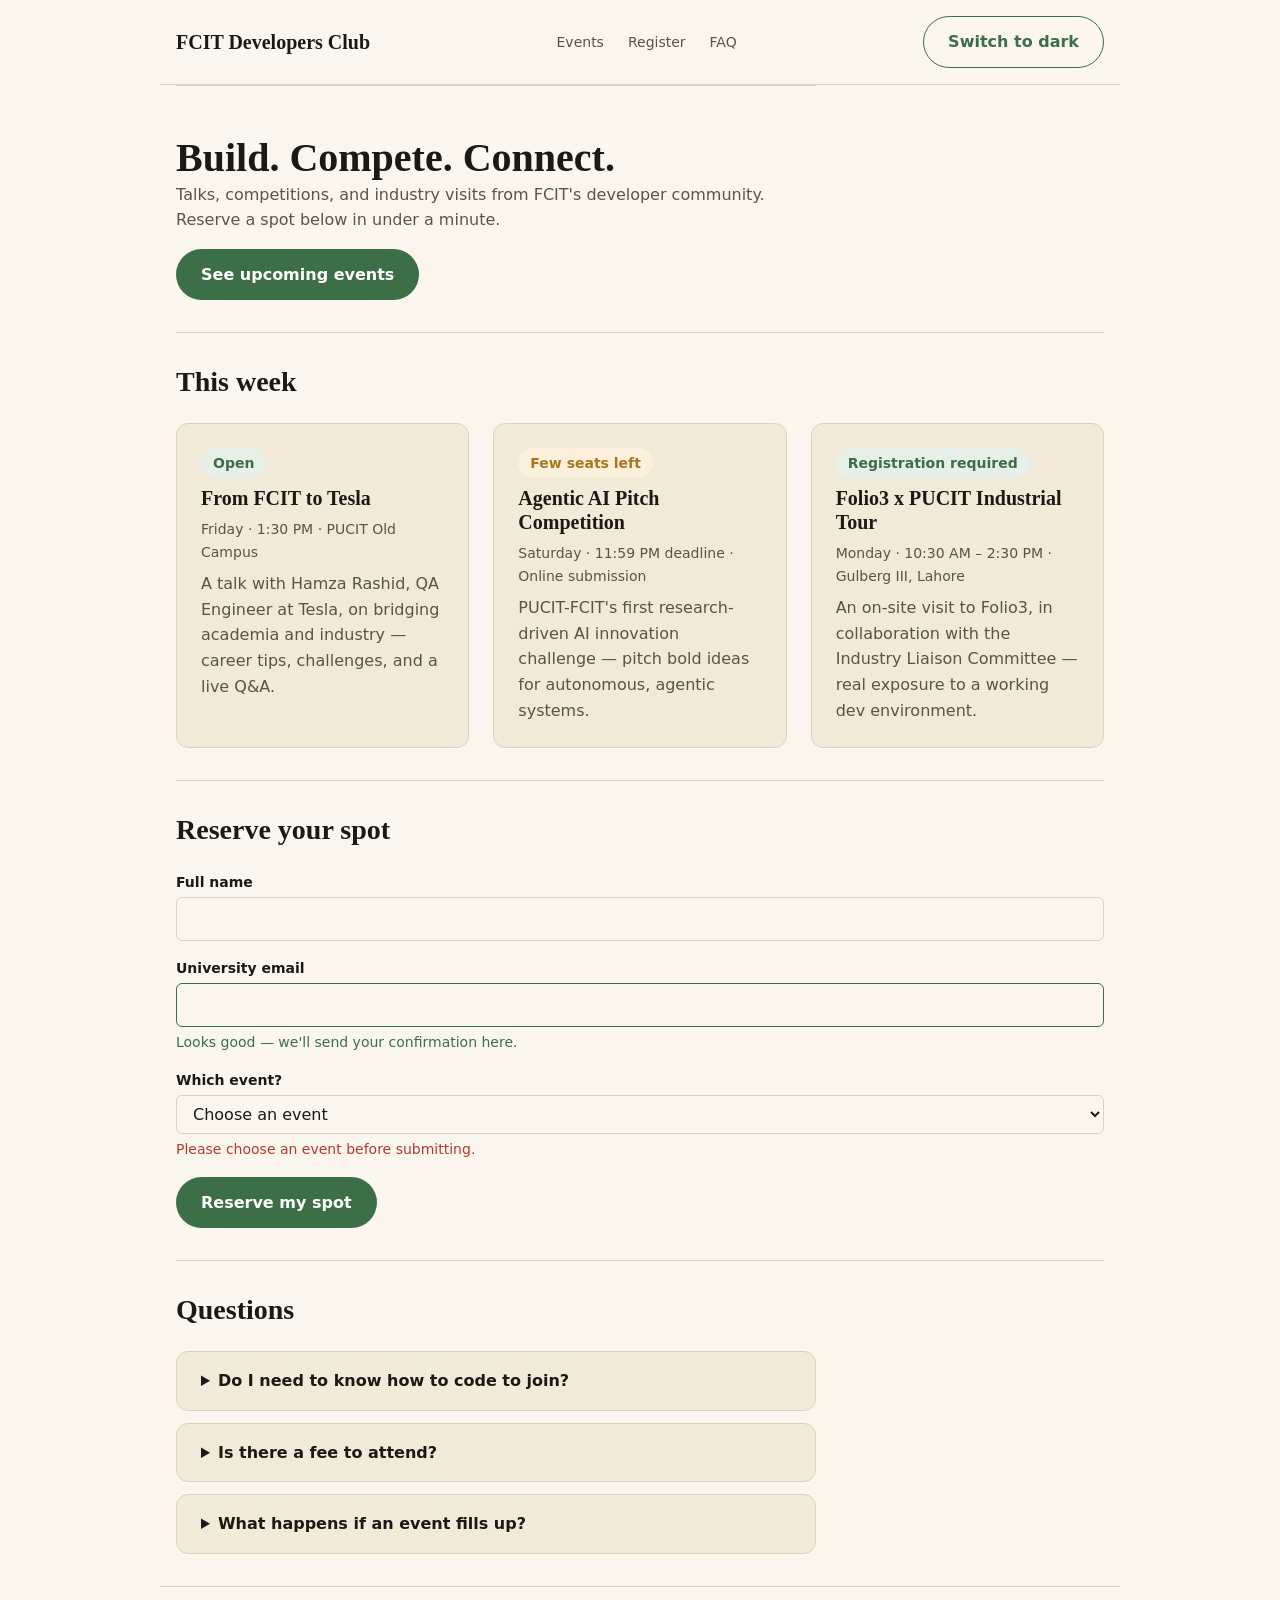
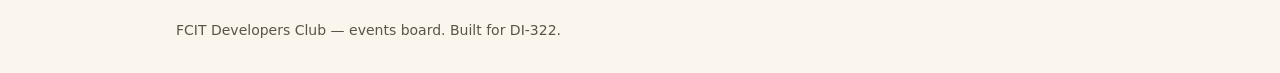
<file: index.html>
<!doctype html>
<html lang="en">
<head>
  <meta charset="utf-8">
  <title>FCIT Developers Club — Events</title>
  <meta name="viewport" content="width=device-width, initial-scale=1">

  <link rel="stylesheet" href="styles/reset.css">
  <link rel="stylesheet" href="design-system/tokens.css">
  <link rel="stylesheet" href="styles/base.css">
  <link rel="stylesheet" href="styles/layout.css">
  <link rel="stylesheet" href="design-system/components.css">
  <link rel="stylesheet" href="styles/page.css">
</head>
<body>

  <header class="site-header page-shell">
    <span class="site-brand">FCIT Developers Club</span>
    <nav class="site-nav" aria-label="Primary">
      <a class="nav-link" href="#events">Events</a>
      <a class="nav-link" href="#register">Register</a>
      <a class="nav-link" href="#faq">FAQ</a>
    </nav>
    <button id="theme-toggle" class="button button--secondary" type="button">Switch to dark</button>
  </header>

  <main class="page-shell">

    <section class="hero" aria-labelledby="hero-title">
      <h1 id="hero-title">Build. Compete. Connect.</h1>
      <p>Talks, competitions, and industry visits from FCIT's developer
        community. Reserve a spot below in under a minute.</p>
      <a class="button" href="#events">See upcoming events</a>
    </section>

    <section id="events" aria-labelledby="events-title">
      <h2 id="events-title" class="section-heading">This week</h2>
      <div class="card-list">

        <article class="card">
          <span class="badge" data-status="open">Open</span>
          <h3>From FCIT to Tesla</h3>
          <p class="card__meta">Friday · 1:30 PM · PUCIT Old Campus</p>
          <p>A talk with Hamza Rashid, QA Engineer at Tesla, on bridging
            academia and industry — career tips, challenges, and a live Q&amp;A.</p>
        </article>

        <article class="card">
          <span class="badge" data-status="limited">Few seats left</span>
          <h3>Agentic AI Pitch Competition</h3>
          <p class="card__meta">Saturday · 11:59 PM deadline · Online submission</p>
          <p>PUCIT-FCIT's first research-driven AI innovation challenge — pitch
            bold ideas for autonomous, agentic systems.</p>
        </article>

        <article class="card">
          <span class="badge" data-status="open">Registration required</span>
          <h3>Folio3 x PUCIT Industrial Tour</h3>
          <p class="card__meta">Monday · 10:30 AM – 2:30 PM · Gulberg III, Lahore</p>
          <p>An on-site visit to Folio3, in collaboration with the Industry
            Liaison Committee — real exposure to a working dev environment.</p>
        </article>

      </div>
    </section>

    <section id="register" aria-labelledby="register-title">
      <h2 id="register-title" class="section-heading">Reserve your spot</h2>
      <form novalidate>

        <div class="field">
          <label for="full-name">Full name</label>
          <input id="full-name" name="full-name" type="text" required>
        </div>

        <div class="field" data-state="success">
          <label for="email">University email</label>
          <input id="email" name="email" type="email" required>
          <span class="field__hint">Looks good — we'll send your confirmation here.</span>
        </div>

        <div class="field" data-state="error">
          <label for="event-choice">Which event?</label>
          <select id="event-choice" name="event-choice" required>
            <option value="">Choose an event</option>
            <option value="tesla-talk">From FCIT to Tesla</option>
            <option value="ai-pitch">Agentic AI Pitch Competition</option>
            <option value="folio3-tour">Folio3 x PUCIT Industrial Tour</option>
          </select>
          <span class="field__hint">Please choose an event before submitting.</span>
        </div>

        <button class="button" type="submit">Reserve my spot</button>
      </form>
    </section>

    <section id="faq" aria-labelledby="faq-title">
      <h2 id="faq-title" class="section-heading">Questions</h2>
      <div class="faq-list">

        <details class="faq-item">
          <summary>Do I need to know how to code to join?</summary>
          <p>No — talks and tours are open to all FCIT students. Competitions
            are open to beginners and experienced developers alike.</p>
        </details>

        <details class="faq-item">
          <summary>Is there a fee to attend?</summary>
          <p>No, all FCIT Developers Club events are free for FCIT students.</p>
        </details>

        <details class="faq-item">
          <summary>What happens if an event fills up?</summary>
          <p>You'll be added to a waitlist and notified by email if a spot
            opens.</p>
        </details>

      </div>
    </section>

  </main>

  <footer class="site-footer page-shell">
    <p>FCIT Developers Club — events board. Built for DI-322.</p>
  </footer>

  <script src="styles/theme.js"></script>
</body>
</html>
</file>
<file: design-system/tokens.css>
/* ==========================================================================
   tokens.css
   Owns: every named design decision. Components must reference these
   variables (var(--role-name)) and never a raw hex value or px number.
   Three levels, per the Design Systems reading:
     1. Primitives — raw palette values, no meaning attached.
     2. Semantic   — named roles ("what this is used FOR"), consumed by CSS.
     3. Component  — a narrow override for one component, when needed.
   ========================================================================== */

@layer tokens {
  :root {
    color-scheme: light dark; /* tells the browser both schemes are supported */
    --clr-cork-050:  #faf6ee;
    --clr-cork-100:  #f1ead9;
    --clr-cork-800:  #2c2620;
    --clr-cork-900:  #201b16;

    --clr-ink-050:   #f5f1e8;
    --clr-ink-800:   #292521;
    --clr-ink-900:   #1c1915;

    --clr-green-500: #3c6e47;
    --clr-green-300: #7fae86;
    --clr-green-800: #1f3d26;

    --clr-gold-400:  #d9a441;
    --clr-gold-600:  #a9761f;

    --clr-red-500:   #b3392c;
    --clr-red-300:   #e8a89f;

    --clr-focus:     #ffbf1f; /* one fixed, high-contrast focus color in both themes */

    /* ---------- Spacing (a small numeric scale, not arbitrary px) ---------- */
    --space-1: .25rem;
    --space-2: .5rem;
    --space-3: .75rem;
    --space-4: 1rem;
    --space-6: 1.5rem;
    --space-8: 2rem;
    --space-12: 3rem;

    /* ---------- Radius ---------- */
    --radius-sm: .375rem;
    --radius-md: .75rem;
    --radius-pill: 999px;

    /* ---------- Type scale ---------- */
    --font-display: "Fraunces", Georgia, serif;
    --font-body: "Inter", system-ui, sans-serif;
    --text-sm: .875rem;
    --text-base: 1rem;
    --text-lg: 1.25rem;
    --text-xl: 1.75rem;
    --text-2xl: 2.5rem;

    /* ---------- 2. SEMANTIC ROLES (light theme = default) ---------- */
    --surface-page: var(--clr-cork-050);
    --surface-card: var(--clr-cork-100);
    --text-primary: var(--clr-ink-900);
    --text-secondary: #5b5347;
    --border-default: #ddd2ba;
    --action: var(--clr-green-500);
    --action-hover: var(--clr-green-800);
    --action-text: #ffffff;
    --focus-ring: var(--clr-focus);
    --success: var(--clr-green-500);
    --success-bg: #e7f0e8;
    --warning: var(--clr-gold-600);
    --warning-bg: #fbf0dc;
    --error: var(--clr-red-500);
    --error-bg: #fbe9e6;
  }

  /* ---------- Dark theme: same roles, new values ---------- */
  [data-theme="dark"] {
    --surface-page: var(--clr-cork-900);
    --surface-card: var(--clr-cork-800);
    --text-primary: var(--clr-ink-050);
    --text-secondary: #c9c0b1;
    --border-default: #443c32;
    --action: var(--clr-green-300);
    --action-hover: #9fc7a4;
    --action-text: var(--clr-ink-900);
    --focus-ring: var(--clr-focus);
    --success: var(--clr-green-300);
    --success-bg: #23361f;
    --warning: var(--clr-gold-400);
    --warning-bg: #3a2e15;
    --error: var(--clr-red-300);
    --error-bg: #3a1f1a;
  }

  /* Respect OS preference only when the user hasn't picked a theme explicitly */
  @media (prefers-color-scheme: dark) {
    :root:not([data-theme]) {
      --surface-page: var(--clr-cork-900);
      --surface-card: var(--clr-cork-800);
      --text-primary: var(--clr-ink-050);
      --text-secondary: #c9c0b1;
      --border-default: #443c32;
      --action: var(--clr-green-300);
      --action-hover: #9fc7a4;
      --action-text: var(--clr-ink-900);
      --success: var(--clr-green-300);
      --success-bg: #23361f;
      --warning: var(--clr-gold-400);
      --warning-bg: #3a2e15;
      --error: var(--clr-red-300);
      --error-bg: #3a1f1a;
    }
  }
}
</file>
<file: styles/base.css>
/* ==========================================================================
   base.css
   Owns: default typography and document-wide look. No layout, no components —
   just "what does plain text/elements look like by default."
   ========================================================================== */

@layer base {
  body {
    background: var(--surface-page);
    color: var(--text-primary);
    font-family: var(--font-body);
    font-size: var(--text-base);
    line-height: 1.6;
    transition: background-color .2s ease, color .2s ease;
  }

  h1, h2, h3 {
    font-family: var(--font-display);
    font-weight: 600;
    line-height: 1.2;
    color: var(--text-primary);
  }

  h1 { font-size: var(--text-2xl); }
  h2 { font-size: var(--text-xl); }
  h3 { font-size: var(--text-lg); }

  p {
    color: var(--text-secondary);
    max-width: 65ch; 
  }

  :focus-visible {
    outline: 3px solid var(--focus-ring);
    outline-offset: 2px;
  }
}
</file>
<file: styles/layout.css>
/* ==========================================================================
   layout.css
   Owns: placement — how regions and groups of elements are arranged.
   Components (in components.css) own their own internal padding/spacing;
   this file owns the space BETWEEN things.
   ========================================================================== */

@layer layout {
  .page-shell {
    max-width: 60rem;
    margin-inline: auto;
    padding-inline: var(--space-4);
  }

  .site-header {
    display: flex;
    align-items: center;
    justify-content: space-between;
    gap: var(--space-4);
    padding-block: var(--space-4);
    border-bottom: 1px solid var(--border-default);
  }

  .site-nav {
    display: flex;
    gap: var(--space-6);
  }

  .hero {
    padding-block: var(--space-12) var(--space-8);
    max-width: 40rem;
  }

  section {
    padding-block: var(--space-8);
    border-top: 1px solid var(--border-default);
  }

  .section-heading {
    margin-bottom: var(--space-6);
  }

  /* The card grid: this wrapper carries no meaning of its own (that's why
     it's a <div> in the HTML, not a semantic element) — it only arranges
     the <article> cards inside it. */
  .card-list {
    display: flex;
    flex-wrap: wrap;
    gap: var(--space-6);
  }

  .card-list > * {
    flex: 1 1 16rem;
  }

  .faq-list {
    display: flex;
    flex-direction: column;
    gap: var(--space-3);
    max-width: 40rem;
  }

  .site-footer {
    border-top: 1px solid var(--border-default);
    padding-block: var(--space-8);
    color: var(--text-secondary);
    font-size: var(--text-sm);
  }
}
</file>
<file: design-system/components.css>
/* ==========================================================================
   components.css
   Owns: every reusable component and its states. Every color/spacing value
   here is a var(--token) reference — no raw hex, no raw px for color-role
   or spacing decisions. Variant naming convention: BEM-style modifiers,
   e.g. .button--secondary, plus [data-state="..."] for runtime state that
   isn't a simple pseudo-class. Documented in README.md.
   ========================================================================== */

@layer components {

  /* ---------- Brand mark ---------- */
  .site-brand {
    font-family: var(--font-display);
    font-size: var(--text-lg);
    font-weight: 600;
  }

  .nav-link {
    color: var(--text-secondary);
    font-size: var(--text-sm);
  }

  .nav-link:hover {
    color: var(--text-primary);
  }

  /* ---------- Button ---------- */
  .button {
    display: inline-flex;
    align-items: center;
    justify-content: center;
    padding: var(--space-3) var(--space-6);
    border-radius: var(--radius-pill);
    border: 1px solid transparent;
    background: var(--action);
    color: var(--action-text);
    font-weight: 600;
    cursor: pointer;
  }

  .button:hover {
    background: var(--action-hover);
  }

  .button:active {
    transform: translateY(1px);
  }

  .button:disabled {
    background: var(--border-default);
    color: var(--text-secondary);
    cursor: not-allowed;
  }

  .button--secondary {
    background: transparent;
    border-color: var(--action);
    color: var(--action);
  }

  .button--secondary:hover {
    background: var(--surface-card);
  }

  .card {
    background: var(--surface-card);
    border: 1px solid var(--border-default);
    border-radius: var(--radius-md);
    padding: var(--space-6);
    display: flex;
    flex-direction: column;
    gap: var(--space-2);
  }

  .card:hover {
    border-color: var(--action);
  }

  .card__meta {
    font-size: var(--text-sm);
    color: var(--text-secondary);
  }

  .badge {
    display: inline-flex;
    width: fit-content;
    padding: var(--space-1) var(--space-3);
    border-radius: var(--radius-pill);
    font-size: var(--text-sm);
    font-weight: 600;
  }

  .badge[data-status="open"] {
    background: var(--success-bg);
    color: var(--success);
  }

  .badge[data-status="limited"] {
    background: var(--warning-bg);
    color: var(--warning);
  }

  .badge[data-status="full"] {
    background: var(--error-bg);
    color: var(--error);
  }

  /* ---------- Form field ---------- */
  .field {
    display: flex;
    flex-direction: column;
    gap: var(--space-1);
    margin-bottom: var(--space-4);
  }

  .field label {
    font-size: var(--text-sm);
    font-weight: 600;
  }

  .field input,
  .field select {
    padding: var(--space-2) var(--space-3);
    border: 1px solid var(--border-default);
    border-radius: var(--radius-sm);
    background: var(--surface-page);
    color: var(--text-primary);
  }

  .field input:hover,
  .field select:hover {
    border-color: var(--action);
  }

  .field__hint {
    font-size: var(--text-sm);
    color: var(--text-secondary);
  }

  /* Error state: set with [data-state="error"] on the .field wrapper,
     so both the border and an explicit message change — not color alone. */
  .field[data-state="error"] input {
    border-color: var(--error);
  }

  .field[data-state="error"] .field__hint {
    color: var(--error);
  }

  .field[data-state="success"] input {
    border-color: var(--success);
  }

  .field[data-state="success"] .field__hint {
    color: var(--success);
  }

  /* ---------- Disclosure (native <details>/<summary>) ---------- */
  .faq-item {
    background: var(--surface-card);
    border: 1px solid var(--border-default);
    border-radius: var(--radius-md);
    padding: var(--space-4) var(--space-6);
  }

  .faq-item summary {
    cursor: pointer;
    font-weight: 600;
  }

  .faq-item[open] summary {
    color: var(--action);
    margin-bottom: var(--space-2);
  }

  .faq-item p {
    margin-top: var(--space-2);
  }
}
</file>
<file: styles/page.css>
/* ==========================================================================
   page.css
   Owns: the utilities + overrides layers — one-off adjustments specific to
   THIS page, that don't belong in a reusable component or layout rule.
   Kept deliberately small. If this file grows large, that's a sign
   something here should move into components.css instead.
   ========================================================================== */

@layer utilities {
  .visually-hidden {
    position: absolute;
    width: 1px;
    height: 1px;
    overflow: hidden;
    clip: rect(0 0 0 0);
    white-space: nowrap;
  }
}

@layer overrides {
  .hero .button {
    margin-top: var(--space-4);
  }
}
</file>
